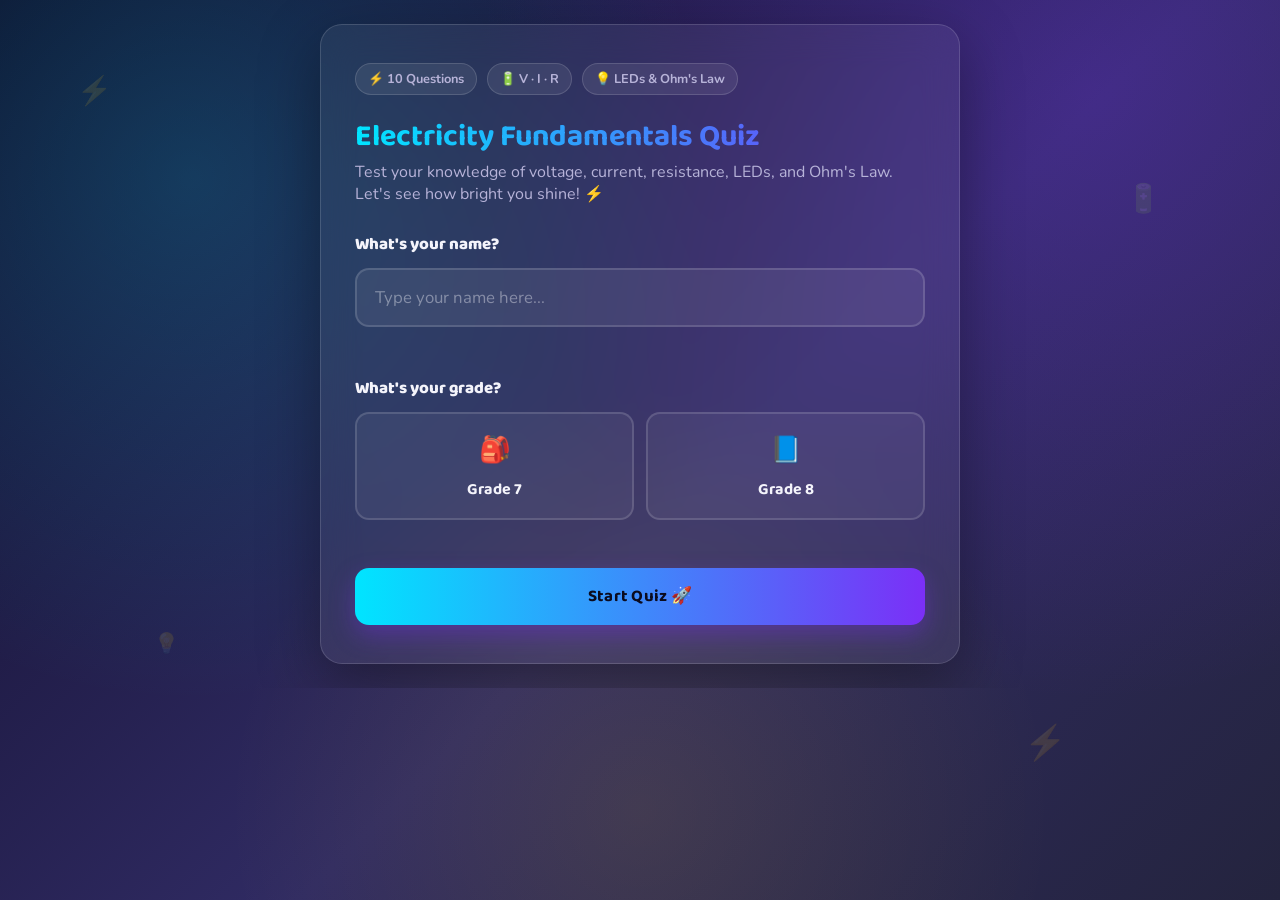
<file: index.html>
<!DOCTYPE html>
<html lang="en">
<head>
<meta charset="UTF-8">
<meta name="viewport" content="width=device-width, initial-scale=1.0">
<title>⚡ Electricity Fundamentals Quiz</title>
<link rel="preconnect" href="https://fonts.googleapis.com">
<link rel="preconnect" href="https://fonts.gstatic.com" crossorigin>
<link href="https://fonts.googleapis.com/css2?family=Baloo+2:wght@500;600;700;800&family=Nunito:wght@400;600;700;800&display=swap" rel="stylesheet">
<style>
  :root{
    --bg-1:#0f0c29;
    --bg-2:#302b63;
    --bg-3:#24243e;
    --accent:#00e5ff;
    --accent-2:#7b2ff7;
    --yellow:#ffd60a;
    --green:#2ecc71;
    --red:#ff5470;
    --card-bg:rgba(255,255,255,0.06);
    --card-border:rgba(255,255,255,0.14);
    --text:#f4f4fb;
    --muted:#b7b3d8;
    --radius:22px;
  }

  *{box-sizing:border-box;}

  html,body{
    margin:0;
    padding:0;
    min-height:100%;
    font-family:'Nunito', sans-serif;
    color:var(--text);
    background:
      radial-gradient(circle at 15% 20%, rgba(0,229,255,0.18), transparent 40%),
      radial-gradient(circle at 85% 10%, rgba(123,47,247,0.25), transparent 45%),
      radial-gradient(circle at 50% 90%, rgba(255,214,10,0.10), transparent 40%),
      linear-gradient(135deg, var(--bg-1), var(--bg-2) 55%, var(--bg-3));
    background-attachment:fixed;
    overflow-x:hidden;
  }

  body{
    display:flex;
    align-items:center;
    justify-content:center;
    padding:24px;
    position:relative;
  }

  /* floating bolts background decoration */
  .bolt-decor{
    position:fixed;
    inset:0;
    pointer-events:none;
    overflow:hidden;
    z-index:0;
  }
  .bolt-decor span{
    position:absolute;
    font-size:28px;
    opacity:0.12;
    animation:float 9s ease-in-out infinite;
  }
  .bolt-decor span:nth-child(1){top:8%; left:6%; animation-delay:0s;}
  .bolt-decor span:nth-child(2){top:70%; left:12%; animation-delay:1.5s; font-size:20px;}
  .bolt-decor span:nth-child(3){top:20%; left:88%; animation-delay:0.7s;}
  .bolt-decor span:nth-child(4){top:80%; left:80%; animation-delay:2.2s; font-size:34px;}
  .bolt-decor span:nth-child(5){top:45%; left:50%; animation-delay:3s; font-size:16px;}

  @keyframes float{
    0%,100%{transform:translateY(0) rotate(0deg);}
    50%{transform:translateY(-24px) rotate(8deg);}
  }

  .app{
    position:relative;
    z-index:1;
    width:100%;
    max-width:640px;
  }

  .card{
    background:var(--card-bg);
    border:1px solid var(--card-border);
    backdrop-filter:blur(18px);
    -webkit-backdrop-filter:blur(18px);
    border-radius:var(--radius);
    padding:38px 34px;
    box-shadow:0 20px 60px rgba(0,0,0,0.35);
    animation:pop-in 0.5s cubic-bezier(.2,.9,.3,1.2);
  }

  @keyframes pop-in{
    from{opacity:0; transform:translateY(18px) scale(0.97);}
    to{opacity:1; transform:translateY(0) scale(1);}
  }

  .screen{display:none;}
  .screen.active{display:block;}

  h1{
    font-family:'Baloo 2', sans-serif;
    font-size:1.9rem;
    margin:0 0 6px;
    line-height:1.2;
    background:linear-gradient(90deg, var(--accent), var(--accent-2));
    -webkit-background-clip:text;
    background-clip:text;
    color:transparent;
  }

  .subtitle{
    color:var(--muted);
    font-size:1rem;
    margin:0 0 26px;
  }

  .badge-row{
    display:flex;
    gap:10px;
    flex-wrap:wrap;
    margin-bottom:24px;
  }
  .badge{
    background:rgba(255,255,255,0.08);
    border:1px solid var(--card-border);
    padding:6px 12px;
    border-radius:100px;
    font-size:0.8rem;
    font-weight:700;
    color:var(--muted);
  }

  label{
    display:block;
    font-weight:800;
    font-family:'Baloo 2', sans-serif;
    margin-bottom:10px;
    font-size:1.05rem;
  }

  input[type="text"]{
    width:100%;
    padding:16px 18px;
    border-radius:14px;
    border:2px solid var(--card-border);
    background:rgba(255,255,255,0.07);
    color:var(--text);
    font-size:1.05rem;
    font-family:'Nunito', sans-serif;
    outline:none;
    transition:border-color .2s, box-shadow .2s;
  }
  input[type="text"]::placeholder{color:rgba(244,244,251,0.4);}
  input[type="text"]:focus{
    border-color:var(--accent);
    box-shadow:0 0 0 4px rgba(0,229,255,0.15);
  }

  .error-text{
    color:var(--red);
    font-size:0.9rem;
    font-weight:700;
    margin-top:8px;
    min-height:18px;
  }

  #grade-label{margin-top:22px;}

  .grade-row{
    display:grid;
    grid-template-columns:1fr 1fr;
    gap:12px;
  }

  .grade-option{
    appearance:none;
    cursor:pointer;
    display:flex;
    flex-direction:column;
    align-items:center;
    gap:6px;
    padding:16px 12px;
    border-radius:14px;
    border:2px solid var(--card-border);
    background:rgba(255,255,255,0.05);
    color:var(--text);
    font-family:'Baloo 2', sans-serif;
    font-weight:700;
    font-size:1rem;
    transition:border-color .15s, background .15s, transform .1s;
  }
  .grade-option .grade-emoji{font-size:1.6rem;}
  .grade-option:hover{
    border-color:var(--accent);
    background:rgba(0,229,255,0.08);
    transform:translateY(-1px);
  }
  .grade-option.selected{
    border-color:var(--accent);
    background:linear-gradient(135deg, rgba(0,229,255,0.18), rgba(123,47,247,0.18));
    box-shadow:0 0 0 3px rgba(0,229,255,0.15);
  }

  .btn{
    appearance:none;
    border:none;
    cursor:pointer;
    font-family:'Baloo 2', sans-serif;
    font-weight:700;
    font-size:1.05rem;
    letter-spacing:0.3px;
    border-radius:14px;
    padding:15px 26px;
    color:#0b0b1e;
    background:linear-gradient(90deg, var(--accent), var(--accent-2));
    box-shadow:0 10px 25px rgba(123,47,247,0.35);
    transition:transform .15s ease, box-shadow .15s ease, opacity .15s ease;
    width:100%;
    margin-top:22px;
  }
  .btn:hover:not(:disabled){transform:translateY(-2px); box-shadow:0 14px 30px rgba(123,47,247,0.45);}
  .btn:active:not(:disabled){transform:translateY(0px) scale(0.99);}
  .btn:disabled{opacity:0.45; cursor:not-allowed; box-shadow:none;}

  .btn.secondary{
    background:rgba(255,255,255,0.08);
    color:var(--text);
    border:2px solid var(--card-border);
    box-shadow:none;
  }
  .btn.secondary:hover{border-color:var(--accent);}

  /* ---------- QUIZ SCREEN ---------- */
  .student-tag{
    display:inline-block;
    font-size:0.8rem;
    font-weight:700;
    color:var(--muted);
    background:rgba(255,255,255,0.06);
    border:1px solid var(--card-border);
    padding:5px 12px;
    border-radius:100px;
    margin-bottom:14px;
  }

  .quiz-top{
    display:flex;
    justify-content:space-between;
    align-items:center;
    margin-bottom:14px;
    font-family:'Baloo 2', sans-serif;
    font-weight:700;
    color:var(--muted);
    font-size:0.95rem;
  }

  .progress-track{
    height:10px;
    width:100%;
    background:rgba(255,255,255,0.08);
    border-radius:100px;
    overflow:hidden;
    margin-bottom:26px;
  }
  .progress-fill{
    height:100%;
    width:0%;
    border-radius:100px;
    background:linear-gradient(90deg, var(--accent), var(--yellow));
    transition:width .4s ease;
  }

  .question-text{
    font-family:'Baloo 2', sans-serif;
    font-size:1.3rem;
    margin:0 0 22px;
    line-height:1.45;
  }

  .options{
    display:flex;
    flex-direction:column;
    gap:12px;
  }

  .option{
    text-align:left;
    padding:15px 18px;
    border-radius:14px;
    border:2px solid var(--card-border);
    background:rgba(255,255,255,0.05);
    color:var(--text);
    font-family:'Nunito', sans-serif;
    font-size:1rem;
    font-weight:600;
    cursor:pointer;
    display:flex;
    align-items:center;
    gap:12px;
    transition:border-color .15s, background .15s, transform .1s;
  }
  .option:hover:not(.locked){
    border-color:var(--accent);
    background:rgba(0,229,255,0.08);
    transform:translateX(2px);
  }
  .option .opt-letter{
    width:28px;
    height:28px;
    min-width:28px;
    border-radius:8px;
    background:rgba(255,255,255,0.1);
    display:flex;
    align-items:center;
    justify-content:center;
    font-family:'Baloo 2', sans-serif;
    font-weight:700;
    font-size:0.9rem;
  }
  .option.correct{
    border-color:var(--green);
    background:rgba(46,204,113,0.16);
  }
  .option.correct .opt-letter{background:var(--green); color:#06210f;}
  .option.wrong{
    border-color:var(--red);
    background:rgba(255,84,112,0.14);
  }
  .option.wrong .opt-letter{background:var(--red); color:#2c0611;}
  .option.locked{cursor:default;}

  .feedback-box{
    margin-top:18px;
    padding:14px 16px;
    border-radius:14px;
    font-size:0.92rem;
    font-weight:600;
    line-height:1.5;
    display:none;
  }
  .feedback-box.show{display:block; animation:pop-in .3s ease;}
  .feedback-box.good{background:rgba(46,204,113,0.14); border:1px solid rgba(46,204,113,0.4); color:#c9f7d9;}
  .feedback-box.bad{background:rgba(255,84,112,0.12); border:1px solid rgba(255,84,112,0.4); color:#ffd6de;}

  /* ---------- RESULTS SCREEN ---------- */
  .score-hero{
    text-align:center;
    margin-bottom:24px;
  }
  .score-ring{
    width:150px;
    height:150px;
    border-radius:50%;
    margin:0 auto 18px;
    display:flex;
    align-items:center;
    justify-content:center;
    background:conic-gradient(var(--accent) calc(var(--pct,0)*1%), rgba(255,255,255,0.08) 0);
    position:relative;
  }
  .score-ring::before{
    content:"";
    position:absolute;
    inset:10px;
    border-radius:50%;
    background:var(--bg-3);
  }
  .score-ring .score-num{
    position:relative;
    font-family:'Baloo 2', sans-serif;
    font-size:2.1rem;
    font-weight:800;
  }
  .score-ring .score-num span{
    display:block;
    font-size:0.85rem;
    color:var(--muted);
    font-weight:600;
  }

  .result-title{
    font-family:'Baloo 2', sans-serif;
    font-size:1.5rem;
    margin:0 0 8px;
  }
  .result-msg{
    color:var(--muted);
    font-size:1rem;
    line-height:1.55;
    margin:0 auto;
    max-width:440px;
  }

  .review-list{
    margin-top:26px;
    display:flex;
    flex-direction:column;
    gap:12px;
    max-height:320px;
    overflow-y:auto;
    padding-right:4px;
  }
  .review-item{
    padding:14px 16px;
    border-radius:14px;
    border:1px solid var(--card-border);
    background:rgba(255,255,255,0.04);
  }
  .review-item.correct{border-left:4px solid var(--green);}
  .review-item.incorrect{border-left:4px solid var(--red);}
  .review-q{font-weight:700; font-size:0.92rem; margin-bottom:6px;}
  .review-a{font-size:0.85rem; color:var(--muted); line-height:1.5;}
  .review-a b{color:var(--text);}
  .review-icon{margin-right:6px;}

  .action-row{
    display:flex;
    gap:12px;
    margin-top:26px;
  }
  .action-row .btn{margin-top:0;}

  /* confetti canvas */
  #confetti-canvas{
    position:fixed;
    inset:0;
    pointer-events:none;
    z-index:5;
  }

  .trophy-pop{
    font-size:4rem;
    text-align:center;
    margin-bottom:6px;
    animation:trophy-bounce 1s ease;
  }
  @keyframes trophy-bounce{
    0%{transform:scale(0) rotate(-15deg); opacity:0;}
    50%{transform:scale(1.25) rotate(8deg); opacity:1;}
    75%{transform:scale(0.95) rotate(-4deg);}
    100%{transform:scale(1) rotate(0deg);}
  }

  ::-webkit-scrollbar{width:8px;}
  ::-webkit-scrollbar-thumb{background:rgba(255,255,255,0.15); border-radius:8px;}

  @media (max-width:480px){
    .card{padding:28px 20px;}
    h1{font-size:1.5rem;}
    .action-row{flex-direction:column;}
  }
</style>
</head>
<body>

<div class="bolt-decor" aria-hidden="true">
  <span>⚡</span><span>💡</span><span>🔋</span><span>⚡</span><span>🔌</span>
</div>

<canvas id="confetti-canvas"></canvas>

<div class="app">
  <div class="card">

    <!-- SCREEN 1: NAME ENTRY -->
    <section id="screen-name" class="screen active">
      <div class="badge-row">
        <span class="badge">⚡ 10 Questions</span>
        <span class="badge">🔋 V · I · R</span>
        <span class="badge">💡 LEDs & Ohm's Law</span>
      </div>
      <h1>Electricity Fundamentals Quiz</h1>
      <p class="subtitle">Test your knowledge of voltage, current, resistance, LEDs, and Ohm's Law. Let's see how bright you shine! ⚡</p>

      <label for="student-name">What's your name?</label>
      <input type="text" id="student-name" placeholder="Type your name here..." maxlength="40" autocomplete="off">
      <div class="error-text" id="name-error"></div>

      <label id="grade-label">What's your grade?</label>
      <div class="grade-row" role="group" aria-labelledby="grade-label">
        <button type="button" class="grade-option" data-grade="Grade 7">
          <span class="grade-emoji">🎒</span>
          <span>Grade 7</span>
        </button>
        <button type="button" class="grade-option" data-grade="Grade 8">
          <span class="grade-emoji">📘</span>
          <span>Grade 8</span>
        </button>
      </div>
      <div class="error-text" id="grade-error"></div>

      <button class="btn" id="start-btn">Start Quiz 🚀</button>
    </section>

    <!-- SCREEN 2: QUIZ -->
    <section id="screen-quiz" class="screen">
      <div class="student-tag" id="student-tag">Nada · Grade 7</div>
      <div class="quiz-top">
        <span id="quiz-progress-label">Question 1 / 10</span>
        <span id="quiz-score-label">Score: 0</span>
      </div>
      <div class="progress-track">
        <div class="progress-fill" id="progress-fill"></div>
      </div>

      <p class="question-text" id="question-text">Question text</p>
      <div class="options" id="options-container"></div>

      <div class="feedback-box" id="feedback-box"></div>

      <button class="btn" id="next-btn" disabled>Next ➜</button>
    </section>

    <!-- SCREEN 3: RESULTS -->
    <section id="screen-results" class="screen">
      <div id="trophy-slot"></div>
      <div class="score-hero">
        <div class="score-ring" id="score-ring">
          <div class="score-num" id="score-num">0/10<span>correct</span></div>
        </div>
        <h2 class="result-title" id="result-title">Nice work!</h2>
        <p class="result-msg" id="result-msg">Message goes here.</p>
      </div>

      <div class="review-list" id="review-list"></div>

      <div class="action-row">
        <button class="btn secondary" id="retry-btn">Try Again 🔄</button>
        <button class="btn" id="restart-name-btn">New Student 👤</button>
      </div>
    </section>

  </div>
</div>

<script>
(function(){
  "use strict";

  /* ---------------- QUIZ DATA ---------------- */
  const QUESTIONS = [
    {
      q: "What does the symbol \"V\" represent in an electrical circuit?",
      options: ["Volume", "Voltage", "Velocity", "Vacuum"],
      correct: 1,
      explain: "V stands for Voltage — the electrical \"push\" (potential difference) that drives current through a circuit, measured in volts."
    },
    {
      q: "Which unit is used to measure electric current?",
      options: ["Ohm (Ω)", "Volt (V)", "Ampere (A)", "Watt (W)"],
      correct: 2,
      explain: "Electric current is measured in Amperes (A) — it tells us how much charge flows past a point per second."
    },
    {
      q: "Which unit is used to measure electrical resistance?",
      options: ["Ohm (Ω)", "Ampere (A)", "Volt (V)", "Farad (F)"],
      correct: 0,
      explain: "Resistance is measured in Ohms (Ω). It describes how much a component opposes the flow of current."
    },
    {
      q: "What is Ohm's Law?",
      options: ["V = I + R", "I = V × R", "V = I × R", "R = I × I"],
      correct: 2,
      explain: "Ohm's Law states V = I × R (Voltage = Current × Resistance) — the foundation for analyzing simple circuits."
    },
    {
      q: "A circuit has a voltage of 12V and a current of 2A. What is the resistance?",
      options: ["6 Ω", "24 Ω", "10 Ω", "14 Ω"],
      correct: 0,
      explain: "Using R = V / I → R = 12V / 2A = 6 Ω."
    },
    {
      q: "What is the main job of an LED in a circuit?",
      options: ["To store extra electricity", "To give off light when current flows through it", "To increase the circuit's resistance", "To block all current from flowing"],
      correct: 1,
      explain: "LED stands for Light Emitting Diode — its job is to glow and give off light when electric current passes through it."
    },
    {
      q: "Why do LEDs usually need a resistor connected in series with them?",
      options: [
        "To make the LED brighter",
        "To limit the current and prevent the LED from burning out",
        "To change the LED's color",
        "Resistors are not needed with LEDs"
      ],
      correct: 1,
      explain: "LEDs have very low resistance, so without a current-limiting resistor, too much current would flow and damage the LED."
    },
    {
      q: "What is an open circuit?",
      options: [
        "A circuit where the path is broken, so current cannot flow",
        "A circuit with too much voltage",
        "A circuit with no resistance at all",
        "A circuit that is always switched on"
      ],
      correct: 0,
      explain: "An open circuit has a break in its path — like an open switch or a loose wire — so current can't flow and things like LEDs won't light up."
    },
    {
      q: "If voltage stays constant but resistance increases, what happens to the current?",
      options: ["It increases", "It decreases", "It stays the same", "It becomes negative"],
      correct: 1,
      explain: "From I = V / R, if V is constant and R goes up, I must go down — resistance and current are inversely related."
    },
    {
      q: "What do we call the flow of electric charge through a wire?",
      options: ["Voltage", "Resistance", "Current", "Power"],
      correct: 2,
      explain: "The flow of electric charge through a wire is called current, measured in Amperes (A)."
    }
  ];

  const TOTAL = QUESTIONS.length;

  /* ---------------- GOOGLE SHEET CONFIG ----------------
     Paste your Apps Script Web App URL below (see setup instructions).
     Leave it as-is and results simply won't be sent anywhere. */
  const SHEET_WEBHOOK_URL = "https://script.google.com/macros/s/AKfycby1bnbEPoPvjz9ak68sFeWqwCiuB7y3mZZ8xPSshoJu79hkagTXAB6KQj02BRWMziljCg/exec";

  /* ---------------- STATE ---------------- */
  let studentName = "";
  let studentGrade = "";
  let currentIndex = 0;
  let score = 0;
  let userAnswers = []; // { selected, correct: bool }
  let locked = false;
  let quizStartTime = 0;

  /* ---------------- DOM REFS ---------------- */
  const screenName = document.getElementById('screen-name');
  const screenQuiz = document.getElementById('screen-quiz');
  const screenResults = document.getElementById('screen-results');

  const nameInput = document.getElementById('student-name');
  const nameError = document.getElementById('name-error');
  const gradeOptions = document.querySelectorAll('.grade-option');
  const gradeError = document.getElementById('grade-error');
  const startBtn = document.getElementById('start-btn');

  const studentTag = document.getElementById('student-tag');
  const progressLabel = document.getElementById('quiz-progress-label');
  const scoreLabel = document.getElementById('quiz-score-label');
  const progressFill = document.getElementById('progress-fill');
  const questionText = document.getElementById('question-text');
  const optionsContainer = document.getElementById('options-container');
  const feedbackBox = document.getElementById('feedback-box');
  const nextBtn = document.getElementById('next-btn');

  const scoreRing = document.getElementById('score-ring');
  const scoreNum = document.getElementById('score-num');
  const resultTitle = document.getElementById('result-title');
  const resultMsg = document.getElementById('result-msg');
  const reviewList = document.getElementById('review-list');
  const trophySlot = document.getElementById('trophy-slot');
  const retryBtn = document.getElementById('retry-btn');
  const restartNameBtn = document.getElementById('restart-name-btn');

  function showScreen(el){
    [screenName, screenQuiz, screenResults].forEach(s => s.classList.remove('active'));
    el.classList.add('active');
  }

  /* ---------------- NAME SCREEN ---------------- */
  gradeOptions.forEach(btn => {
    btn.addEventListener('click', function(){
      gradeOptions.forEach(b => b.classList.remove('selected'));
      btn.classList.add('selected');
      studentGrade = btn.dataset.grade;
      gradeError.textContent = "";
    });
  });

  function tryStart(){
    const val = nameInput.value.trim();
    if(!val){
      nameError.textContent = "Please enter your name to start the quiz.";
      nameInput.focus();
      return;
    }
    nameError.textContent = "";

    if(!studentGrade){
      gradeError.textContent = "Please select your grade to start the quiz.";
      return;
    }
    gradeError.textContent = "";

    studentName = val;
    currentIndex = 0;
    score = 0;
    userAnswers = [];
    quizStartTime = Date.now();
    showScreen(screenQuiz);
    renderQuestion();
  }

  startBtn.addEventListener('click', tryStart);
  nameInput.addEventListener('keydown', function(e){
    if(e.key === 'Enter') tryStart();
  });

  /* ---------------- QUIZ SCREEN ---------------- */
  function renderQuestion(){
    locked = false;
    const q = QUESTIONS[currentIndex];
    studentTag.textContent = `${studentName} · ${studentGrade}`;
    progressLabel.textContent = `Question ${currentIndex + 1} / ${TOTAL}`;
    scoreLabel.textContent = `Score: ${score}`;
    progressFill.style.width = `${(currentIndex / TOTAL) * 100}%`;
    questionText.textContent = q.q;
    feedbackBox.className = 'feedback-box';
    feedbackBox.textContent = '';

    optionsContainer.innerHTML = '';
    const letters = ['A', 'B', 'C', 'D'];

    q.options.forEach((opt, idx) => {
      const btn = document.createElement('button');
      btn.className = 'option';
      btn.type = 'button';
      btn.innerHTML = `<span class="opt-letter">${letters[idx]}</span><span>${opt}</span>`;
      btn.addEventListener('click', () => selectOption(idx, btn));
      optionsContainer.appendChild(btn);
    });

    nextBtn.disabled = true;
    nextBtn.textContent = (currentIndex === TOTAL - 1) ? 'See Results 🏁' : 'Next ➜';
  }

  function selectOption(idx, btnEl){
    if(locked) return;
    locked = true;

    const q = QUESTIONS[currentIndex];
    const isCorrect = idx === q.correct;
    if(isCorrect) score++;

    userAnswers.push({
      question: q.q,
      selected: q.options[idx],
      correctAnswer: q.options[q.correct],
      isCorrect
    });

    const optionButtons = optionsContainer.querySelectorAll('.option');
    optionButtons.forEach((b, i) => {
      b.classList.add('locked');
      if(i === q.correct) b.classList.add('correct');
      if(i === idx && !isCorrect) b.classList.add('wrong');
    });

    feedbackBox.classList.add('show', isCorrect ? 'good' : 'bad');
    feedbackBox.textContent = (isCorrect ? "✅ Correct! " : "❌ Not quite. ") + q.explain;

    scoreLabel.textContent = `Score: ${score}`;
    nextBtn.disabled = false;
  }

  nextBtn.addEventListener('click', function(){
    if(currentIndex < TOTAL - 1){
      currentIndex++;
      renderQuestion();
    } else {
      progressFill.style.width = '100%';
      showResults();
    }
  });

  /* ---------------- GOOGLE SHEET LOGGING ---------------- */
  function formatDuration(ms){
    const totalSeconds = Math.max(0, Math.round(ms / 1000));
    const m = Math.floor(totalSeconds / 60);
    const s = totalSeconds % 60;
    return `${m}:${s.toString().padStart(2, '0')}`;
  }

  function sendResultsToSheet(payload){
    if(!SHEET_WEBHOOK_URL || SHEET_WEBHOOK_URL.indexOf('PASTE_YOUR') === 0){
      return; // no webhook configured yet
    }
    // "no-cors" + text/plain avoids a CORS preflight; we don't need to read the response.
    fetch(SHEET_WEBHOOK_URL, {
      method: 'POST',
      mode: 'no-cors',
      headers: { 'Content-Type': 'text/plain;charset=utf-8' },
      body: JSON.stringify(payload)
    }).catch(function(err){
      console.warn('Could not send results to Google Sheet:', err);
    });
  }

  /* ---------------- RESULTS SCREEN ---------------- */
  function showResults(){
    showScreen(screenResults);

    const timeTakenMs = Date.now() - quizStartTime;
    const timeTakenLabel = formatDuration(timeTakenMs);

    sendResultsToSheet({
      name: studentName,
      grade: studentGrade,
      score: score,
      total: TOTAL,
      timeTaken: timeTakenLabel,
      timestamp: new Date().toISOString()
    });

    const pct = Math.round((score / TOTAL) * 100);
    scoreRing.style.setProperty('--pct', pct);
    scoreNum.innerHTML = `${score}/${TOTAL}<span>correct</span>`;

    const allCorrect = score === TOTAL;
    const doingWell = score >= TOTAL * 0.7 && !allCorrect;

    trophySlot.innerHTML = '';
    reviewList.innerHTML = '';

    if(allCorrect){
      trophySlot.innerHTML = '<div class="trophy-pop">🏆</div>';
      resultTitle.textContent = `Amazing, ${studentName}! Perfect Score! ⚡🎉`;
      resultMsg.textContent = `You answered all ${TOTAL} questions correctly. You've truly mastered Voltage, Current, Resistance, LEDs, and Ohm's Law. Great job!`;
      launchConfetti();
    } else if(doingWell){
      resultTitle.textContent = `Well done, ${studentName}! 👏`;
      resultMsg.textContent = `You scored ${score} out of ${TOTAL}. You're doing great — just a couple of concepts to brush up on. Check the review below and give it another go!`;
    } else {
      resultTitle.textContent = `Good try, ${studentName}! 💪`;
      resultMsg.textContent = `You scored ${score} out of ${TOTAL}. Don't worry — electricity fundamentals take practice! Review the answers below, and try again whenever you're ready. You've got this!`;
    }

    userAnswers.forEach((a, i) => {
      const item = document.createElement('div');
      item.className = 'review-item ' + (a.isCorrect ? 'correct' : 'incorrect');
      item.innerHTML = `
        <div class="review-q">${i + 1}. ${a.question}</div>
        <div class="review-a">
          <span class="review-icon">${a.isCorrect ? '✅' : '❌'}</span>
          Your answer: <b>${a.selected}</b>
          ${a.isCorrect ? '' : `<br>Correct answer: <b>${a.correctAnswer}</b>`}
        </div>
      `;
      reviewList.appendChild(item);
    });
  }

  retryBtn.addEventListener('click', function(){
    currentIndex = 0;
    score = 0;
    userAnswers = [];
    quizStartTime = Date.now();
    showScreen(screenQuiz);
    renderQuestion();
  });

  restartNameBtn.addEventListener('click', function(){
    nameInput.value = '';
    studentGrade = '';
    gradeOptions.forEach(b => b.classList.remove('selected'));
    gradeError.textContent = '';
    showScreen(screenName);
    nameInput.focus();
  });

  /* ---------------- CONFETTI ---------------- */
  const canvas = document.getElementById('confetti-canvas');
  const ctx = canvas.getContext('2d');
  let confettiParticles = [];
  let confettiAnimId = null;

  function resizeCanvas(){
    canvas.width = window.innerWidth;
    canvas.height = window.innerHeight;
  }
  window.addEventListener('resize', resizeCanvas);
  resizeCanvas();

  const CONFETTI_COLORS = ['#00e5ff', '#7b2ff7', '#ffd60a', '#ff5470', '#2ecc71', '#ffffff'];

  function launchConfetti(){
    confettiParticles = [];
    const count = 160;
    for(let i = 0; i < count; i++){
      confettiParticles.push({
        x: Math.random() * canvas.width,
        y: -20 - Math.random() * canvas.height * 0.5,
        w: 6 + Math.random() * 6,
        h: 8 + Math.random() * 10,
        color: CONFETTI_COLORS[Math.floor(Math.random() * CONFETTI_COLORS.length)],
        speedY: 2 + Math.random() * 3.5,
        speedX: -1.5 + Math.random() * 3,
        rotation: Math.random() * 360,
        rotationSpeed: -6 + Math.random() * 12,
        opacity: 1
      });
    }
    const startTime = Date.now();
    const duration = 4200;

    if(confettiAnimId) cancelAnimationFrame(confettiAnimId);

    function frame(){
      ctx.clearRect(0, 0, canvas.width, canvas.height);
      const elapsed = Date.now() - startTime;
      const fadeStart = duration - 900;

      confettiParticles.forEach(p => {
        p.x += p.speedX;
        p.y += p.speedY;
        p.rotation += p.rotationSpeed;
        if(elapsed > fadeStart){
          p.opacity = Math.max(0, 1 - (elapsed - fadeStart) / 900);
        }

        ctx.save();
        ctx.globalAlpha = p.opacity;
        ctx.translate(p.x, p.y);
        ctx.rotate(p.rotation * Math.PI / 180);
        ctx.fillStyle = p.color;
        ctx.fillRect(-p.w / 2, -p.h / 2, p.w, p.h);
        ctx.restore();
      });

      if(elapsed < duration){
        confettiAnimId = requestAnimationFrame(frame);
      } else {
        ctx.clearRect(0, 0, canvas.width, canvas.height);
      }
    }
    frame();
  }

})();
</script>

</body>
</html>
</file>
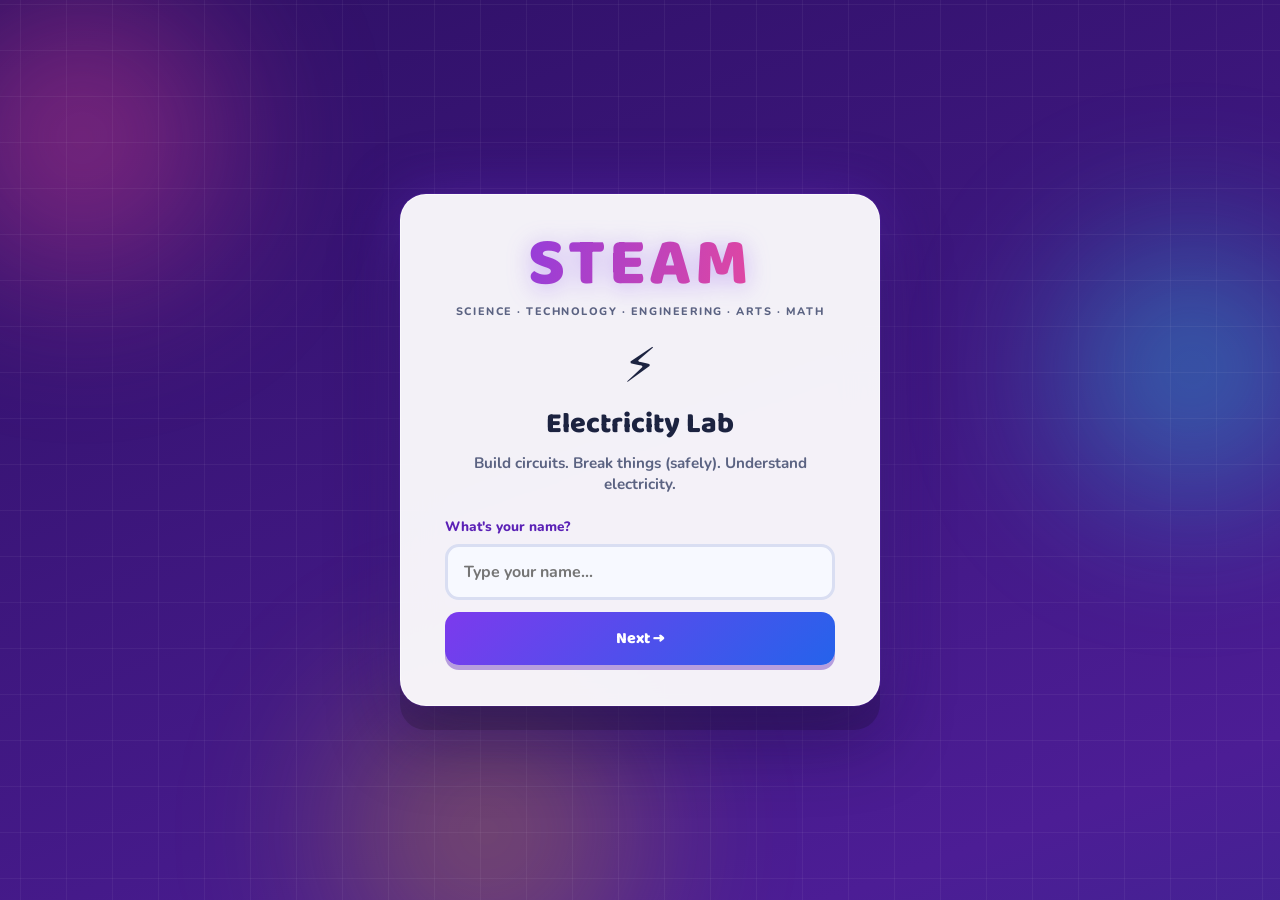
<file: lab/index.html>
<!doctype html>
<html lang="en">
<head>
  <meta charset="UTF-8" />
  <meta name="viewport" content="width=device-width, initial-scale=1.0" />
  <title>Electricity Lab</title>
  <link rel="preconnect" href="https://fonts.googleapis.com" />
  <link rel="preconnect" href="https://fonts.gstatic.com" crossorigin />
  <link href="https://fonts.googleapis.com/css2?family=Baloo+2:wght@500;600;700;800&family=Nunito:wght@400;600;700;800;900&display=swap" rel="stylesheet" />
  <link rel="stylesheet" href="styles.css" />
</head>
<body>
  <div id="onboarding" class="onboarding-overlay">
    <div class="onboarding-bg" aria-hidden="true">
      <span class="blob blob-1"></span>
      <span class="blob blob-2"></span>
      <span class="blob blob-3"></span>
      <span class="circuit-lines"></span>
      <span class="spark" style="--x:8%; --y:18%; --d:0s;"></span>
      <span class="spark" style="--x:22%; --y:72%; --d:.6s;"></span>
      <span class="spark" style="--x:88%; --y:14%; --d:1.1s;"></span>
      <span class="spark" style="--x:78%; --y:82%; --d:.3s;"></span>
      <span class="spark" style="--x:50%; --y:8%; --d:1.6s;"></span>
      <span class="spark" style="--x:12%; --y:48%; --d:2s;"></span>
      <span class="spark" style="--x:92%; --y:52%; --d:.9s;"></span>
      <span class="spark" style="--x:65%; --y:92%; --d:1.4s;"></span>
      <span class="spark" style="--x:40%; --y:88%; --d:.2s;"></span>
      <span class="spark" style="--x:30%; --y:6%; --d:1.8s;"></span>
    </div>

    <div class="onboarding-card">
      <div class="steam-heading">
        <span class="steam-word"><span>S</span><span>T</span><span>E</span><span>A</span><span>M</span></span>
        <span class="steam-caption">Science · Technology · Engineering · Arts · Math</span>
      </div>

      <div id="onboarding-step-name" class="onboarding-step">
        <span class="onboarding-mascot">⚡</span>
        <h1 class="onboarding-title">Electricity Lab</h1>
        <p class="onboarding-tagline">Build circuits. Break things (safely). Understand electricity.</p>
        <label class="onboarding-label" for="student-name-input">What's your name?</label>
        <form id="onboarding-name-form" autocomplete="off">
          <input id="student-name-input" class="onboarding-input" type="text" placeholder="Type your name..." maxlength="24" />
          <button type="submit" class="onboarding-btn primary">Next →</button>
        </form>
      </div>

      <div id="onboarding-step-welcome" class="onboarding-step" hidden>
        <span class="onboarding-mascot">👋</span>
        <h1 class="onboarding-title" id="onboarding-hello">Hello there!</h1>
        <p class="onboarding-tagline">Here's how the lab works:</p>
        <ul class="onboarding-instructions">
          <li style="--i:0"><span class="oi-icon">🧩</span><span>Tap a toolbar button to add a part — it wires itself into the circuit automatically.</span></li>
          <li style="--i:1"><span class="oi-icon">⚙️</span><span>Tap any part in the circuit to tweak its value, connect it, or remove it.</span></li>
          <li style="--i:2"><span class="oi-icon">🎚️</span><span>Drag the sliders to change voltage and resistance — the dashboard updates live.</span></li>
          <li style="--i:3"><span class="oi-icon">🔌</span><span>Flip the switch to open or close the circuit and watch the current flow.</span></li>
          <li style="--i:4"><span class="oi-icon">🏆</span><span>Try <strong>Quest Mode</strong> for level-by-level challenges, or stay in <strong>Sandbox Mode</strong> to experiment freely.</span></li>
        </ul>
        <button id="onboarding-enter-btn" class="onboarding-btn primary big">Enter the Lab ⚡</button>
      </div>
    </div>
  </div>

  <div id="bg-glow" class="bg-glow" aria-hidden="true"></div>
  <div id="toast-layer" class="toast-layer" aria-live="polite"></div>
  <div id="levelup-overlay" class="levelup-overlay" hidden></div>

  <header class="app-header">
    <div class="brand">
      <span id="mascot" class="mascot">⚡</span>
      <div>
        <h1>Electricity Lab</h1>
        <p class="brand-sub">Build it. Break it. Figure out why. ✨</p>
      </div>
    </div>

    <div class="dashboard" role="group" aria-label="Live electrical readings">
      <div class="stat-card stat-voltage">
        <span class="stat-icon">🔋</span>
        <span class="stat-label">Voltage</span>
        <span class="stat-value" id="stat-voltage">6 V</span>
      </div>
      <div class="stat-card stat-current">
        <span class="stat-icon">🌊</span>
        <span class="stat-label">Current</span>
        <span class="stat-value" id="stat-current">0 mA</span>
      </div>
      <div class="stat-card stat-resistance">
        <span class="stat-icon">🚧</span>
        <span class="stat-label">Resistance</span>
        <span class="stat-value" id="stat-resistance">100 Ω</span>
      </div>
      <div class="stat-card stat-power">
        <span class="stat-icon">🔥</span>
        <span class="stat-label">Power</span>
        <span class="stat-value" id="stat-power">0 W</span>
      </div>
      <div class="status-badge status-open" id="status-badge">🔌 Open Circuit</div>
    </div>

    <div class="header-controls">
      <div id="player-badge" class="player-badge" hidden>
        <span class="player-icon">👤</span>
        <span id="player-name">Explorer</span>
      </div>
      <div class="score-badge" title="Challenges completed">
        <span class="score-star">⭐</span>
        <span id="score-value">0</span><span class="score-max">/6</span>
      </div>
      <button id="sound-toggle" class="icon-round-btn" aria-label="Toggle sound" title="Toggle sound">🔊</button>
    </div>
  </header>

  <div id="device-hint" class="device-hint" role="status">
    <span class="device-hint-icon">💻</span>
    <div class="device-hint-text">
      <strong>Tip: use a computer for the best experience.</strong>
      <span>Electricity Lab's sliders, wiring, and circuit view are built for a bigger screen — everything's easier to see and click on a laptop or desktop.</span>
    </div>
    <button id="device-hint-close" class="device-hint-close" aria-label="Dismiss tip">✕</button>
  </div>

  <nav class="mode-tabs" role="tablist" aria-label="Lab mode">
    <div class="mode-tab-slider" id="mode-tab-slider"></div>
    <button id="mode-free-btn" class="mode-tab active" role="tab" aria-selected="true">🧪 Sandbox Mode</button>
    <button id="mode-challenge-btn" class="mode-tab" role="tab" aria-selected="false">🏆 Quest Mode</button>
  </nav>

  <main class="app-main">
    <section class="workspace-card">
      <div id="workspace-wrap" class="workspace-wrap">
        <svg id="circuit-svg" viewBox="0 0 680 300" preserveAspectRatio="xMidYMid meet" role="img"
             aria-label="Circuit workspace"></svg>
      </div>

      <div class="toolbar" role="toolbar" aria-label="Add components">
        <button class="toolbar-btn tb-battery" data-add="battery" title="Add Battery">
          <span class="toolbar-icon">🔋</span><span>Battery</span>
        </button>
        <button class="toolbar-btn tb-resistor" data-add="resistor" title="Add Resistor">
          <span class="toolbar-icon">🧯</span><span>Resistor</span>
        </button>
        <button class="toolbar-btn tb-led" data-add="led" title="Add LED">
          <span class="toolbar-icon">💡</span><span>LED</span>
        </button>
        <button class="toolbar-btn tb-switch" data-add="switch" title="Add Switch">
          <span class="toolbar-icon">🔘</span><span>Switch</span>
        </button>
        <button class="toolbar-btn tb-wire" data-add="wire" title="Add Wire">
          <span class="toolbar-icon">➖</span><span>Wire</span>
        </button>
      </div>
      <p class="workspace-hint">👉 Tap any part in the circuit to tweak it, connect it, or yank it out.</p>
    </section>

    <aside class="side-column">
      <div id="side-panel" class="side-panel">
        <div class="side-panel-header">
          <span>⚙️ Component Settings</span>
          <button id="side-panel-close" class="icon-btn" aria-label="Close">✕</button>
        </div>
        <div id="side-panel-body" class="side-panel-body"></div>
      </div>

      <div id="free-panel" class="mode-panel">
        <h2>🧪 Sandbox Mode</h2>
        <p class="mode-panel-desc">Add parts, flip switches, drag sliders — go wild, nothing here can actually hurt you.</p>
        <div class="suggestion-card">
          <p id="suggestion-text" class="suggestion-text">Try increasing the voltage.</p>
          <button id="new-suggestion-btn" class="panel-btn">🔁 Give me another idea</button>
        </div>
      </div>

      <div id="challenge-panel" class="mode-panel" hidden>
        <h2>🏆 Quest Mode</h2>
        <p class="mode-panel-desc">Clear each level to unlock the next. Collect all 6 stars!</p>
        <div id="challenge-list" class="challenge-list"></div>
        <p id="challenge-goal" class="challenge-goal">Goal</p>
        <div class="challenge-actions">
          <button id="challenge-hint-btn" class="panel-btn">💭 Hint</button>
          <button id="challenge-reset-btn" class="panel-btn">↺ Reset</button>
        </div>
        <p id="challenge-hint-text" class="panel-info" hidden></p>
      </div>
    </aside>
  </main>

  <footer class="app-footer">
    <p>Predict → Build → Change → Observe → Understand — that's how real electrical engineers play, too. ⚡</p>
  </footer>

  <script src="js/components.js"></script>
  <script src="js/circuit.js"></script>
  <script src="js/simulation.js"></script>
  <script src="js/animations.js"></script>
  <script src="js/challenges.js"></script>
  <script src="js/app.js"></script>
</body>
</html>
</file>
<file: lab/styles.css>
/* ===========================================================
   Electricity Lab — styles.css
   A playful, game-show take on a circuit simulator: chunky
   "pressable" buttons, a level-map for challenges, a bouncy
   mascot, and bright color-coded parts — built to make Grade
   7-8 students want to poke at it, not just read about it.
   =========================================================== */

:root {
  --bg-a: #eaf1ff;
  --bg-b: #fdeeff;
  --bg-c: #fff8e8;
  --surface: #ffffff;
  --surface-2: #f7f9ff;
  --ink: #1c2340;
  --ink-soft: #5b6382;
  --line: #d9def2;

  --purple: #7c3aed;
  --purple-dark: #5b21b6;
  --blue: #2563eb;
  --blue-dark: #1d4ed8;
  --pink: #ec4899;
  --pink-dark: #be185d;
  --orange: #f97316;
  --orange-dark: #c2410c;
  --green: #22c55e;
  --green-dark: #15803d;
  --yellow: #facc15;
  --yellow-dark: #a16207;
  --red: #ef4444;
  --red-dark: #b91c1c;

  --workspace-bg: #101832;
  --workspace-grid: rgba(148, 163, 184, 0.14);
  --wire: #94a3b8;
  --wire-flow: #22d3ee;

  --radius-xl: 26px;
  --radius-lg: 20px;
  --radius-md: 14px;
  --radius-sm: 10px;

  --shadow-card: 0 10px 0 rgba(28, 35, 64, 0.06), 0 14px 30px rgba(28, 35, 64, 0.1);
  color-scheme: light;
}

* { box-sizing: border-box; }

html, body { height: 100%; }

body {
  margin: 0;
  color: var(--ink);
  font-family: 'Nunito', system-ui, -apple-system, sans-serif;
  line-height: 1.4;
  background:
    radial-gradient(circle at 12% 8%, rgba(124, 58, 237, 0.12), transparent 40%),
    radial-gradient(circle at 88% 4%, rgba(236, 72, 153, 0.12), transparent 38%),
    radial-gradient(circle at 50% 100%, rgba(250, 204, 21, 0.12), transparent 45%),
    linear-gradient(160deg, var(--bg-a) 0%, var(--bg-b) 55%, var(--bg-c) 100%);
  min-height: 100vh;
  position: relative;
  overflow-x: hidden;
}

.bg-glow { display: none; }

h1, h2, h3 {
  font-family: 'Baloo 2', 'Nunito', system-ui, sans-serif;
}

button { font-family: inherit; cursor: pointer; }

/* ---------------------------------------------------------- header */

.app-header {
  display: flex;
  flex-wrap: wrap;
  align-items: center;
  justify-content: space-between;
  gap: 18px;
  padding: 20px 32px;
  background: linear-gradient(120deg, var(--purple) 0%, var(--blue) 55%, var(--pink) 100%);
  background-size: 200% 200%;
  animation: header-shift 14s ease-in-out infinite;
  color: white;
  border-radius: 0 0 var(--radius-xl) var(--radius-xl);
  box-shadow: 0 12px 26px rgba(91, 33, 182, 0.25);
  position: relative;
}

@keyframes header-shift {
  0%, 100% { background-position: 0% 50%; }
  50% { background-position: 100% 50%; }
}

.brand { display: flex; align-items: center; gap: 16px; }

.mascot {
  font-size: 2.6rem;
  display: inline-block;
  filter: drop-shadow(0 4px 6px rgba(0, 0, 0, 0.25));
  animation: mascot-bounce 2.6s ease-in-out infinite;
  transform-origin: bottom center;
}
@keyframes mascot-bounce {
  0%, 100% { transform: translateY(0) rotate(-4deg); }
  25% { transform: translateY(-6px) rotate(3deg); }
  50% { transform: translateY(0) rotate(-2deg); }
  75% { transform: translateY(-3px) rotate(4deg); }
}

.mascot.mascot-react {
  animation: mascot-react 0.5s ease;
}
@keyframes mascot-react {
  0% { transform: scale(1) rotate(0); }
  30% { transform: scale(1.4) rotate(-12deg); }
  60% { transform: scale(1.15) rotate(10deg); }
  100% { transform: scale(1) rotate(0); }
}

.brand h1 {
  margin: 0;
  font-size: 1.7rem;
  font-weight: 800;
  letter-spacing: -0.01em;
  text-shadow: 0 2px 0 rgba(0, 0, 0, 0.15);
}
.brand-sub { margin: 2px 0 0; font-size: 0.88rem; color: rgba(255, 255, 255, 0.92); font-weight: 700; }

.dashboard {
  display: flex;
  align-items: center;
  gap: 10px;
  flex-wrap: wrap;
}

.stat-card {
  background: rgba(255, 255, 255, 0.16);
  border: 2px solid rgba(255, 255, 255, 0.35);
  border-radius: var(--radius-md);
  padding: 8px 14px;
  min-width: 92px;
  text-align: center;
  backdrop-filter: blur(6px);
  transition: transform 0.15s ease;
}
.stat-card:hover { transform: translateY(-2px) scale(1.03); }

.stat-icon { display: block; font-size: 1rem; margin-bottom: 1px; }

.stat-label {
  display: block;
  font-size: 0.65rem;
  text-transform: uppercase;
  letter-spacing: 0.07em;
  color: rgba(255, 255, 255, 0.85);
  font-weight: 700;
}

.stat-value {
  display: block;
  font-family: 'Baloo 2', sans-serif;
  font-size: 1.2rem;
  font-weight: 700;
  font-variant-numeric: tabular-nums;
  transition: transform 0.2s ease;
}
.stat-card.pulse .stat-value { animation: stat-pop 0.35s ease; }
@keyframes stat-pop {
  0% { transform: scale(1); }
  40% { transform: scale(1.25); }
  100% { transform: scale(1); }
}

.status-badge {
  padding: 9px 18px;
  border-radius: 999px;
  font-weight: 800;
  font-size: 0.86rem;
  white-space: nowrap;
  background: rgba(255, 255, 255, 0.22);
  border: 2px solid rgba(255, 255, 255, 0.4);
  font-family: 'Baloo 2', sans-serif;
}
.status-badge.status-closed { background: var(--green); border-color: #16a34a; animation: badge-glow 1.4s ease-in-out infinite; }
.status-badge.status-open,
.status-badge.status-switch-off { background: rgba(255, 255, 255, 0.22); }
.status-badge.status-short,
.status-badge.status-overload { background: var(--red); border-color: #991b1b; animation: badge-shake 0.5s ease; }

@keyframes badge-glow {
  0%, 100% { box-shadow: 0 0 0 rgba(34, 197, 94, 0); }
  50% { box-shadow: 0 0 16px rgba(74, 222, 128, 0.85); }
}
@keyframes badge-shake {
  0%, 100% { transform: translateX(0); }
  25% { transform: translateX(-4px); }
  75% { transform: translateX(4px); }
}

.header-controls {
  display: flex;
  align-items: center;
  gap: 10px;
}

.player-badge {
  display: flex;
  align-items: center;
  gap: 6px;
  background: rgba(255, 255, 255, 0.22);
  border: 2px solid rgba(255, 255, 255, 0.4);
  color: white;
  border-radius: 999px;
  padding: 8px 14px 8px 10px;
  font-family: 'Baloo 2', sans-serif;
  font-weight: 700;
  font-size: 0.95rem;
  max-width: 160px;
}
.player-icon {
  width: 22px;
  height: 22px;
  border-radius: 50%;
  background: rgba(255, 255, 255, 0.9);
  color: var(--purple-dark);
  display: flex;
  align-items: center;
  justify-content: center;
  font-size: 0.85rem;
  flex-shrink: 0;
}
#player-name {
  overflow: hidden;
  text-overflow: ellipsis;
  white-space: nowrap;
}
.player-badge.pulse { animation: score-pop 0.5s ease; }

.score-badge {
  display: flex;
  align-items: center;
  gap: 4px;
  background: rgba(255, 255, 255, 0.92);
  color: var(--yellow-dark);
  border-radius: 999px;
  padding: 8px 14px;
  font-family: 'Baloo 2', sans-serif;
  font-weight: 800;
  font-size: 1.05rem;
  box-shadow: 0 4px 0 rgba(161, 98, 7, 0.25);
}
.score-star { font-size: 1.1rem; }
.score-badge.pulse { animation: score-pop 0.5s ease; }
@keyframes score-pop {
  0% { transform: scale(1) rotate(0); }
  30% { transform: scale(1.35) rotate(-8deg); }
  60% { transform: scale(1.1) rotate(6deg); }
  100% { transform: scale(1) rotate(0); }
}

.icon-round-btn {
  width: 42px;
  height: 42px;
  border-radius: 50%;
  border: 2px solid rgba(255, 255, 255, 0.5);
  background: rgba(255, 255, 255, 0.2);
  color: white;
  font-size: 1.1rem;
  display: flex;
  align-items: center;
  justify-content: center;
  transition: transform 0.12s ease, background 0.12s ease;
}
.icon-round-btn:hover { background: rgba(255, 255, 255, 0.32); transform: scale(1.08); }
.icon-round-btn:active { transform: scale(0.92); }

/* ---------------------------------------------------------- onboarding */

.onboarding-overlay {
  position: fixed;
  inset: 0;
  z-index: 300;
  display: flex;
  align-items: center;
  justify-content: center;
  padding: 24px;
  overflow: hidden;
  background: linear-gradient(160deg, #2e1065 0%, #4c1d95 40%, #1e3a8a 75%, #0c1e4a 100%);
  background-size: 220% 220%;
  animation: onboarding-bg-shift 16s ease-in-out infinite;
  transition: opacity 0.5s ease, visibility 0.5s ease;
}
@keyframes onboarding-bg-shift {
  0%, 100% { background-position: 0% 30%; }
  50% { background-position: 100% 70%; }
}
.onboarding-overlay.onboarding-hidden {
  opacity: 0;
  visibility: hidden;
  pointer-events: none;
}

/* Animated backdrop: soft floating color blobs + a faint drifting circuit
   grid + twinkling spark particles, all purely CSS. */
.onboarding-bg {
  position: absolute;
  inset: 0;
  z-index: 0;
  overflow: hidden;
}

.blob {
  position: absolute;
  border-radius: 50%;
  filter: blur(70px);
  opacity: 0.55;
  will-change: transform;
}
.blob-1 {
  width: 420px; height: 420px;
  left: -10%; top: -8%;
  background: radial-gradient(circle, #ec4899, transparent 70%);
  animation: blob-float-a 13s ease-in-out infinite;
}
.blob-2 {
  width: 380px; height: 380px;
  right: -8%; top: 20%;
  background: radial-gradient(circle, #22d3ee, transparent 70%);
  animation: blob-float-b 16s ease-in-out infinite;
}
.blob-3 {
  width: 460px; height: 460px;
  left: 20%; bottom: -18%;
  background: radial-gradient(circle, #facc15, transparent 70%);
  opacity: 0.35;
  animation: blob-float-c 19s ease-in-out infinite;
}
@keyframes blob-float-a {
  0%, 100% { transform: translate(0, 0) scale(1); }
  33% { transform: translate(6%, 8%) scale(1.12); }
  66% { transform: translate(-4%, 4%) scale(0.94); }
}
@keyframes blob-float-b {
  0%, 100% { transform: translate(0, 0) scale(1); }
  50% { transform: translate(-8%, 10%) scale(1.15); }
}
@keyframes blob-float-c {
  0%, 100% { transform: translate(0, 0) scale(1); }
  40% { transform: translate(5%, -6%) scale(1.08); }
  75% { transform: translate(-6%, -3%) scale(0.96); }
}

.circuit-lines {
  position: absolute;
  inset: -20%;
  background-image:
    linear-gradient(90deg, rgba(255, 255, 255, 0.05) 1px, transparent 1px),
    linear-gradient(rgba(255, 255, 255, 0.05) 1px, transparent 1px);
  background-size: 46px 46px;
  animation: circuit-drift 40s linear infinite;
}
@keyframes circuit-drift {
  from { transform: translate(0, 0); }
  to { transform: translate(46px, 46px); }
}

.spark {
  position: absolute;
  left: var(--x);
  top: var(--y);
  width: 5px;
  height: 5px;
  border-radius: 50%;
  background: #fff;
  box-shadow: 0 0 8px 2px rgba(255, 255, 255, 0.9);
  opacity: 0;
  animation: spark-twinkle 3.4s ease-in-out infinite;
  animation-delay: var(--d);
}
@keyframes spark-twinkle {
  0%, 100% { opacity: 0; transform: scale(0.5); }
  50% { opacity: 1; transform: scale(1.3); }
}

.onboarding-card {
  position: relative;
  z-index: 1;
  background: rgba(255, 255, 255, 0.94);
  backdrop-filter: blur(18px);
  -webkit-backdrop-filter: blur(18px);
  border-radius: var(--radius-xl);
  border: 1px solid rgba(255, 255, 255, 0.6);
  padding: 36px 44px 40px;
  max-width: 480px;
  width: 100%;
  text-align: center;
  box-shadow: 0 0 0 1px rgba(124, 58, 237, 0.12), 0 24px 0 rgba(0, 0, 0, 0.16), 0 34px 70px rgba(20, 10, 50, 0.45),
    0 0 60px rgba(124, 58, 237, 0.35);
  animation: onboarding-card-in 0.55s cubic-bezier(0.34, 1.56, 0.64, 1), card-glow-pulse 3.4s ease-in-out 0.6s infinite;
  max-height: calc(100vh - 48px);
  overflow-y: auto;
}
@keyframes onboarding-card-in {
  0% { transform: translateY(24px) scale(0.9); opacity: 0; }
  100% { transform: translateY(0) scale(1); opacity: 1; }
}
@keyframes card-glow-pulse {
  0%, 100% { box-shadow: 0 0 0 1px rgba(124, 58, 237, 0.12), 0 24px 0 rgba(0, 0, 0, 0.16), 0 34px 70px rgba(20, 10, 50, 0.45), 0 0 60px rgba(124, 58, 237, 0.3); }
  50% { box-shadow: 0 0 0 1px rgba(34, 211, 238, 0.18), 0 24px 0 rgba(0, 0, 0, 0.16), 0 34px 70px rgba(20, 10, 50, 0.45), 0 0 80px rgba(34, 211, 238, 0.4); }
}

.steam-heading { margin-bottom: 14px; }

.steam-word {
  display: block;
  font-family: 'Baloo 2', sans-serif;
  font-weight: 800;
  font-size: clamp(2.6rem, 9vw, 4.2rem);
  letter-spacing: 0.05em;
  line-height: 1;
  background: linear-gradient(100deg, var(--purple) 0%, var(--pink) 30%, var(--blue) 60%, var(--purple) 100%);
  background-size: 300% auto;
  -webkit-background-clip: text;
  background-clip: text;
  -webkit-text-fill-color: transparent;
  color: transparent;
  animation: steam-shimmer 5s linear infinite;
  filter: drop-shadow(0 4px 12px rgba(124, 58, 237, 0.35));
}
@keyframes steam-shimmer {
  to { background-position: 300% center; }
}
.steam-word span {
  display: inline-block;
  animation: steam-letter-in 0.55s cubic-bezier(0.34, 1.56, 0.64, 1) backwards;
}
.steam-word span:nth-child(1) { animation-delay: 0.05s; }
.steam-word span:nth-child(2) { animation-delay: 0.12s; }
.steam-word span:nth-child(3) { animation-delay: 0.19s; }
.steam-word span:nth-child(4) { animation-delay: 0.26s; }
.steam-word span:nth-child(5) { animation-delay: 0.33s; }
@keyframes steam-letter-in {
  0% { transform: translateY(-26px) rotate(-8deg) scale(0.5); opacity: 0; }
  100% { transform: translateY(0) rotate(0) scale(1); opacity: 1; }
}

.steam-caption {
  display: block;
  margin-top: 6px;
  font-size: 0.68rem;
  font-weight: 800;
  letter-spacing: 0.14em;
  text-transform: uppercase;
  color: var(--ink-soft);
}

.onboarding-mascot {
  display: block;
  font-size: 3rem;
  margin: 10px 0 4px;
  animation: mascot-bounce 2.6s ease-in-out infinite;
}

.onboarding-title {
  font-size: 1.8rem;
  font-weight: 800;
  color: var(--ink);
  margin: 0 0 8px;
}

.onboarding-tagline {
  color: var(--ink-soft);
  font-weight: 700;
  margin: 0 0 22px;
  font-size: 0.95rem;
}

.onboarding-label {
  display: block;
  text-align: left;
  font-weight: 800;
  font-size: 0.85rem;
  color: var(--purple-dark);
  margin: 0 0 8px;
}

#onboarding-name-form {
  display: flex;
  flex-direction: column;
  gap: 12px;
}

.onboarding-input {
  width: 100%;
  padding: 14px 16px;
  border-radius: var(--radius-md);
  border: 3px solid var(--line);
  font-family: 'Nunito', sans-serif;
  font-size: 1rem;
  font-weight: 700;
  color: var(--ink);
  background: var(--surface-2);
  transition: border-color 0.15s ease, box-shadow 0.15s ease;
}
.onboarding-input:focus {
  outline: none;
  border-color: var(--purple);
  box-shadow: 0 0 0 4px rgba(124, 58, 237, 0.15);
}

.onboarding-btn {
  border: none;
  font-family: 'Baloo 2', sans-serif;
  font-weight: 800;
  font-size: 1rem;
  padding: 14px 24px;
  border-radius: var(--radius-md);
  color: white;
  background: linear-gradient(135deg, var(--purple), var(--blue));
  box-shadow: 0 5px 0 rgba(91, 33, 182, 0.4);
  transition: transform 0.1s ease, box-shadow 0.1s ease;
}
.onboarding-btn:hover { transform: translateY(-2px); }
.onboarding-btn:active { transform: translateY(3px); box-shadow: 0 2px 0 rgba(91, 33, 182, 0.4); }
.onboarding-btn.big {
  width: 100%;
  font-size: 1.1rem;
  padding: 16px 24px;
  margin-top: 6px;
  background: linear-gradient(135deg, var(--pink), var(--purple), var(--blue));
  background-size: 220% auto;
  animation: enter-btn-shimmer 3s linear infinite;
}
@keyframes enter-btn-shimmer {
  to { background-position: 220% center; }
}

.onboarding-instructions {
  list-style: none;
  margin: 0 0 24px;
  padding: 0;
  display: flex;
  flex-direction: column;
  gap: 12px;
  text-align: left;
}
.onboarding-instructions li {
  display: flex;
  align-items: flex-start;
  gap: 12px;
  background: var(--surface-2);
  border: 2px solid var(--line);
  border-radius: var(--radius-md);
  padding: 10px 14px;
  font-size: 0.88rem;
  font-weight: 600;
  color: var(--ink);
  opacity: 0;
  animation: oi-slide-in 0.4s ease calc(var(--i, 0) * 0.09s + 0.1s) forwards;
}
@keyframes oi-slide-in {
  0% { transform: translateX(-14px); opacity: 0; }
  100% { transform: translateX(0); opacity: 1; }
}
.oi-icon { font-size: 1.3rem; flex-shrink: 0; }

@media (max-width: 480px) {
  .onboarding-card { padding: 30px 24px 32px; }
  .onboarding-title { font-size: 1.5rem; }
  .steam-word { font-size: clamp(2.1rem, 15vw, 3rem); }
}

/* ---------------------------------------------------------- device hint */

.device-hint {
  display: none;
  align-items: center;
  gap: 12px;
  margin: 16px 32px 0;
  padding: 12px 16px;
  background: linear-gradient(120deg, #eef2ff, #fdf2ff);
  border: 2px dashed var(--purple);
  border-radius: var(--radius-md);
  box-shadow: 0 3px 0 rgba(28, 35, 64, 0.06);
}
.device-hint.dismissed { display: none !important; }

/* Shown by default only on smaller / touch screens, where it's actually
   useful — desktop visitors are already exactly where we'd point them. */
@media (max-width: 900px) {
  .device-hint { display: flex; }
}

.device-hint-icon { font-size: 1.6rem; flex-shrink: 0; }
.device-hint-text {
  flex: 1;
  display: flex;
  flex-direction: column;
  gap: 2px;
  font-size: 0.85rem;
  color: var(--purple-dark);
}
.device-hint-text strong { font-family: 'Baloo 2', sans-serif; font-size: 0.92rem; }
.device-hint-text span { color: var(--ink-soft); font-weight: 600; }

.device-hint-close {
  border: none;
  background: rgba(124, 58, 237, 0.12);
  color: var(--purple-dark);
  width: 30px;
  height: 30px;
  border-radius: 50%;
  font-size: 0.9rem;
  flex-shrink: 0;
  transition: transform 0.12s ease, background 0.12s ease;
}
.device-hint-close:hover { background: rgba(124, 58, 237, 0.22); transform: scale(1.08); }

@media (max-width: 640px) {
  .device-hint { margin: 14px 16px 0; }
}

/* ---------------------------------------------------------- mode tabs */

.mode-tabs {
  position: relative;
  display: flex;
  gap: 6px;
  margin: 18px 32px 0;
  padding: 6px;
  background: var(--surface);
  border-radius: 999px;
  box-shadow: var(--shadow-card);
  max-width: 480px;
}

.mode-tab-slider {
  position: absolute;
  top: 6px;
  left: 6px;
  width: calc(50% - 6px);
  height: calc(100% - 12px);
  border-radius: 999px;
  background: linear-gradient(120deg, var(--purple), var(--blue));
  transition: transform 0.28s cubic-bezier(0.34, 1.56, 0.64, 1);
  z-index: 0;
}
.mode-tab-slider.pos-1 { transform: translateX(100%); background: linear-gradient(120deg, var(--orange), var(--pink)); }

.mode-tab {
  position: relative;
  z-index: 1;
  flex: 1;
  border: none;
  background: transparent;
  color: var(--ink-soft);
  padding: 11px 16px;
  border-radius: 999px;
  font-weight: 800;
  font-size: 0.92rem;
  font-family: 'Baloo 2', sans-serif;
  transition: color 0.2s ease;
}
.mode-tab.active { color: white; }

/* ---------------------------------------------------------- main layout */

.app-main {
  display: grid;
  grid-template-columns: 1fr 340px;
  gap: 20px;
  padding: 20px 32px 28px;
  align-items: start;
}

@media (max-width: 980px) {
  .app-main { grid-template-columns: 1fr; }
  .mode-tabs { max-width: none; }
}

.workspace-card {
  background: var(--surface);
  border-radius: var(--radius-xl);
  box-shadow: var(--shadow-card);
  padding: 18px;
  border: 3px solid var(--line);
}

.workspace-wrap {
  background: var(--workspace-bg);
  border-radius: var(--radius-lg);
  background-image:
    radial-gradient(circle at 20% 20%, rgba(124, 58, 237, 0.16), transparent 45%),
    radial-gradient(circle at 85% 80%, rgba(236, 72, 153, 0.14), transparent 45%),
    linear-gradient(var(--workspace-grid) 1px, transparent 1px),
    linear-gradient(90deg, var(--workspace-grid) 1px, transparent 1px);
  background-size: auto, auto, 24px 24px, 24px 24px;
  position: relative;
  overflow: hidden;
  border: 3px solid #1e2a4d;
}

#circuit-svg { display: block; width: 100%; height: auto; min-height: 320px; }

.workspace-hint {
  margin: 12px 4px 0;
  color: var(--ink-soft);
  font-size: 0.87rem;
  font-weight: 700;
}

/* ---------------------------------------------------------- toolbar */

.toolbar {
  display: flex;
  flex-wrap: wrap;
  gap: 12px;
  margin-top: 16px;
}

.toolbar-btn {
  display: flex;
  align-items: center;
  gap: 8px;
  border: none;
  color: white;
  padding: 12px 18px;
  border-radius: var(--radius-md);
  font-weight: 800;
  font-size: 0.9rem;
  font-family: 'Baloo 2', sans-serif;
  transition: transform 0.1s ease, box-shadow 0.1s ease;
  box-shadow: 0 5px 0 rgba(0, 0, 0, 0.2);
}
.toolbar-btn:hover { transform: translateY(-2px); }
.toolbar-btn:active { transform: translateY(3px); box-shadow: 0 2px 0 rgba(0, 0, 0, 0.2); }
.toolbar-icon { font-size: 1.2rem; }

.tb-battery { background: linear-gradient(135deg, var(--green), var(--green-dark)); }
.tb-resistor { background: linear-gradient(135deg, var(--orange), var(--orange-dark)); }
.tb-led { background: linear-gradient(135deg, var(--pink), var(--pink-dark)); }
.tb-switch { background: linear-gradient(135deg, var(--blue), var(--blue-dark)); }
.tb-wire { background: linear-gradient(135deg, #94a3b8, #64748b); }

/* ---------------------------------------------------------- side column */

.side-column { display: flex; flex-direction: column; gap: 16px; }

.side-panel {
  background: var(--surface);
  border-radius: var(--radius-xl);
  border: 3px solid var(--purple);
  box-shadow: var(--shadow-card);
  display: none;
  overflow: hidden;
}
.side-panel.open { display: block; animation: pop-in 0.25s cubic-bezier(0.34, 1.56, 0.64, 1); }

@keyframes pop-in {
  0% { transform: scale(0.92); opacity: 0; }
  100% { transform: scale(1); opacity: 1; }
}

.side-panel-header {
  display: flex;
  justify-content: space-between;
  align-items: center;
  padding: 14px 18px;
  background: linear-gradient(120deg, var(--purple), var(--blue));
  color: white;
  font-weight: 800;
  font-size: 0.92rem;
  font-family: 'Baloo 2', sans-serif;
}

.icon-btn {
  border: none;
  background: rgba(255, 255, 255, 0.2);
  color: white;
  font-size: 1rem;
  padding: 3px 9px;
  border-radius: 8px;
}
.icon-btn:hover { background: rgba(255, 255, 255, 0.34); }

.side-panel-body { padding: 16px 18px 20px; }
.side-panel-body h3 { margin: 0 0 12px; font-size: 1.15rem; color: var(--purple-dark); }

.panel-row { margin-bottom: 16px; }
.panel-info { color: var(--ink-soft); font-size: 0.86rem; margin: 8px 0; font-weight: 600; }

.slider-label-row {
  display: flex;
  justify-content: space-between;
  font-size: 0.86rem;
  font-weight: 800;
  margin-bottom: 6px;
}
.slider-value { color: var(--purple); font-variant-numeric: tabular-nums; font-family: 'Baloo 2', sans-serif; }

.slider {
  width: 100%;
  accent-color: var(--purple);
  height: 8px;
}

.switch-toggle-btn {
  width: 100%;
  padding: 14px;
  border-radius: var(--radius-md);
  border: none;
  font-weight: 800;
  font-size: 1rem;
  font-family: 'Baloo 2', sans-serif;
  color: white;
  box-shadow: 0 5px 0 rgba(0, 0, 0, 0.2);
  transition: transform 0.1s ease, box-shadow 0.1s ease;
}
.switch-toggle-btn:active { transform: translateY(3px); box-shadow: 0 2px 0 rgba(0, 0, 0, 0.2); }
.switch-toggle-btn.is-on { background: linear-gradient(135deg, var(--green), var(--green-dark)); }
.switch-toggle-btn.is-off { background: linear-gradient(135deg, #94a3b8, #64748b); }

.panel-actions { display: flex; flex-wrap: wrap; gap: 8px; margin-top: 14px; }

.panel-btn {
  border: none;
  background: var(--surface-2);
  color: var(--ink);
  padding: 10px 15px;
  border-radius: var(--radius-sm);
  font-weight: 800;
  font-size: 0.82rem;
  font-family: 'Baloo 2', sans-serif;
  box-shadow: 0 3px 0 rgba(28, 35, 64, 0.12);
  transition: transform 0.1s ease, box-shadow 0.1s ease;
}
.panel-btn:hover { transform: translateY(-1px); }
.panel-btn:active { transform: translateY(2px); box-shadow: 0 1px 0 rgba(28, 35, 64, 0.12); }
.panel-btn.primary { background: linear-gradient(135deg, var(--purple), var(--blue)); color: white; }
.panel-btn.danger { background: linear-gradient(135deg, var(--red), var(--red-dark)); color: white; }

.connect-picker { margin-top: 14px; border-top: 3px dashed var(--line); padding-top: 12px; }
.candidate-btn { display: block; width: 100%; text-align: left; margin-bottom: 6px; }

/* ---------------------------------------------------------- mode panels */

.mode-panel {
  background: var(--surface);
  border-radius: var(--radius-xl);
  border: 3px solid var(--line);
  box-shadow: var(--shadow-card);
  padding: 18px;
}
.mode-panel h2 { margin: 0 0 6px; font-size: 1.15rem; color: var(--purple-dark); }
.mode-panel-desc { color: var(--ink-soft); font-size: 0.86rem; margin: 0 0 14px; font-weight: 600; }

.suggestion-card {
  background: linear-gradient(135deg, #eef2ff, #fdf2ff);
  border: 2px dashed var(--purple);
  border-radius: var(--radius-md);
  padding: 14px;
}
.suggestion-text { margin: 0 0 10px; font-weight: 800; color: var(--purple-dark); }

/* ---- challenge level-map ---- */

.challenge-list {
  display: flex;
  align-items: center;
  gap: 4px;
  flex-wrap: wrap;
  margin-bottom: 16px;
  position: relative;
}

.challenge-pill {
  position: relative;
  width: 46px;
  height: 46px;
  border-radius: 50%;
  border: none;
  background: linear-gradient(135deg, #cbd5e1, #94a3b8);
  color: white;
  font-weight: 800;
  font-family: 'Baloo 2', sans-serif;
  font-size: 1rem;
  display: flex;
  align-items: center;
  justify-content: center;
  box-shadow: 0 4px 0 rgba(28, 35, 64, 0.18);
  transition: transform 0.15s ease, box-shadow 0.15s ease;
}
.challenge-pill:not(:last-child)::after {
  content: '';
  position: absolute;
  left: 100%;
  top: 50%;
  width: 10px;
  height: 4px;
  background: var(--line);
  transform: translateY(-50%);
}
.challenge-pill.active {
  background: linear-gradient(135deg, var(--purple), var(--blue));
  transform: scale(1.12);
  box-shadow: 0 4px 0 rgba(91, 33, 182, 0.4), 0 0 0 4px rgba(124, 58, 237, 0.25);
}
.challenge-pill .pill-check, .challenge-pill .pill-lock { display: none; }
.challenge-pill.done { background: linear-gradient(135deg, var(--yellow), var(--orange)); }
.challenge-pill.done .pill-num { display: none; }
.challenge-pill.done .pill-check { display: inline; }
.challenge-pill.locked { background: linear-gradient(135deg, #e2e8f0, #cbd5e1); cursor: not-allowed; box-shadow: 0 3px 0 rgba(28, 35, 64, 0.1); }
.challenge-pill.locked .pill-num { display: none; }
.challenge-pill.locked .pill-lock { display: inline; }
.challenge-pill:not(.locked):hover { transform: translateY(-2px) scale(1.06); }
.challenge-pill:active:not(.locked) { transform: translateY(2px); }

.challenge-goal {
  font-weight: 800;
  margin: 0 0 12px;
  background: #fff7e0;
  border: 2px solid var(--yellow);
  border-radius: var(--radius-md);
  padding: 10px 14px;
  color: #7c5e00;
}
.challenge-actions { display: flex; gap: 8px; }

/* ---------------------------------------------------------- footer */

.app-footer {
  text-align: center;
  color: var(--ink-soft);
  font-size: 0.82rem;
  font-weight: 700;
  padding: 18px 20px 32px;
}

/* ---------------------------------------------------------- SVG circuit symbols */

.comp { cursor: pointer; }
.comp .hit-rect { pointer-events: all; }
.comp .lead { stroke: var(--wire); stroke-width: 3; }
.comp.selected .lead { stroke: var(--wire-flow); }

.symbol-line { stroke: #e2e8f0; stroke-width: 3.5; }
.symbol-thick { stroke: #e2e8f0; stroke-width: 4.5; }
.symbol-thin { stroke: #e2e8f0; stroke-width: 3; }
.polarity { fill: #cbd5e1; font-size: 13px; font-weight: 700; }

.comp-label { fill: #e2e8f0; font-size: 13px; font-weight: 800; font-family: 'Baloo 2', sans-serif; }
.comp-value { fill: #67e8f9; font-size: 12px; font-weight: 700; }

.comp.selected { filter: drop-shadow(0 0 8px rgba(34, 211, 238, 0.8)); }

.led-bulb {
  fill: #3b2b2f;
  stroke: #fca5a5;
  stroke-width: 2;
  --brightness: 0;
  transition: fill 0.2s ease;
}
.led-bulb.lit {
  fill: #ff4d6d;
  opacity: calc(0.4 + var(--brightness) * 0.6);
  filter: drop-shadow(0 0 calc(4px + var(--brightness) * 14px) rgba(255, 77, 109, var(--brightness)));
}
.led-bulb.burnt { fill: #1e1b1b; stroke: #52525b; }
.led-bulb.overload-flash { fill: #fff5f5; filter: drop-shadow(0 0 22px #fff); }

.led-diode { fill: none; stroke: #fecdd3; stroke-width: 1.5; }
.led-ray { stroke: #ff9fb2; stroke-width: 2; opacity: 0; transition: opacity 0.2s ease; stroke-linecap: round; }
.led-rays.lit .led-ray { opacity: 0.85; }

.switch-pivot { fill: #cbd5e1; }
.switch-lever { stroke: #e2e8f0; stroke-width: 3.5; stroke-linecap: round; }
.switch-lever-group { transition: transform 0.28s cubic-bezier(0.34, 1.56, 0.64, 1); }
.switch-lever-group.switch-off { transform: rotate(-32deg); }
.switch-lever-group.switch-on { transform: rotate(0deg); }

.tray-label { fill: #94a3b8; font-size: 12px; font-weight: 800; text-transform: uppercase; letter-spacing: 0.06em; }

/* Wires + current flow animation */
.wire-segment { stroke: var(--wire); stroke-width: 3.5; }
.wire-segment.wire-dashed { stroke-dasharray: 4 4; }
.wire-segment.flowing {
  stroke: var(--wire-flow);
  stroke-dasharray: 10 8;
  animation: flow-dash linear infinite;
  animation-duration: var(--flow-duration, 0.8s);
  filter: drop-shadow(0 0 4px rgba(34, 211, 238, 0.7));
}
@keyframes flow-dash {
  to { stroke-dashoffset: -36; }
}

.open-point-ring {
  fill: none;
  stroke: #f97316;
  stroke-width: 3.5;
  animation: pulse-ring 1.1s ease-out infinite;
}
@keyframes pulse-ring {
  0% { r: 6; opacity: 1; }
  100% { r: 18; opacity: 0; }
}

/* ---------------------------------------------------------- toasts */

.toast-layer {
  position: fixed;
  top: 168px;
  left: 50%;
  transform: translateX(-50%);
  pointer-events: none;
  display: flex;
  flex-direction: column;
  align-items: center;
  gap: 10px;
  z-index: 100;
  width: min(380px, calc(100vw - 32px));
}

.toast {
  display: flex;
  align-items: center;
  gap: 12px;
  background: var(--surface);
  border: 3px solid var(--purple);
  border-radius: var(--radius-lg);
  box-shadow: 0 6px 0 rgba(28, 35, 64, 0.14), 0 10px 24px rgba(28, 35, 64, 0.12);
  padding: 12px 16px;
  opacity: 0;
  transform: translateY(-16px) scale(0.9);
  transition: opacity 0.28s ease, transform 0.28s cubic-bezier(0.34, 1.56, 0.64, 1);
  pointer-events: auto;
  width: 100%;
}
.toast-in { opacity: 1; transform: translateY(0) scale(1); }
.toast-out { opacity: 0; transform: translateY(-10px) scale(0.94); }

.toast-icon { font-size: 1.7rem; flex-shrink: 0; }
.toast-text { flex: 1; }
.toast-title { font-weight: 800; font-size: 0.92rem; font-family: 'Baloo 2', sans-serif; }
.toast-subtitle { color: var(--ink-soft); font-size: 0.82rem; margin-top: 2px; font-weight: 600; }

.toast-success { border-color: var(--green); }
.toast-warning { border-color: var(--orange); }
.toast-danger { border-color: var(--red); }
.toast-info { border-color: var(--blue); }

/* ---------------------------------------------------------- celebration */

.celebrate-burst {
  position: absolute;
  top: 50%;
  left: 50%;
  width: 0;
  height: 0;
  pointer-events: none;
}
.celebrate-burst span {
  position: absolute;
  font-size: 1.5rem;
  animation: burst-fly 1.1s ease-out forwards;
  animation-delay: var(--delay, 0ms);
  transform: rotate(var(--angle)) translate(0, 0);
  opacity: 0;
}
@keyframes burst-fly {
  0% { opacity: 1; transform: rotate(var(--angle)) translate(0, 0) scale(0.6); }
  100% { opacity: 0; transform: rotate(var(--angle)) translate(130px, 0) scale(1.15); }
}

.levelup-overlay {
  position: fixed;
  inset: 0;
  background: radial-gradient(circle at 50% 40%, rgba(124, 58, 237, 0.92), rgba(29, 22, 66, 0.96));
  z-index: 200;
  display: flex;
  align-items: center;
  justify-content: center;
  animation: fade-in 0.3s ease;
}
.levelup-overlay[hidden] { display: none; }
@keyframes fade-in { from { opacity: 0; } to { opacity: 1; } }

.levelup-card {
  background: var(--surface);
  border-radius: var(--radius-xl);
  padding: 40px 48px;
  text-align: center;
  box-shadow: 0 20px 0 rgba(0, 0, 0, 0.2);
  animation: pop-in 0.4s cubic-bezier(0.34, 1.56, 0.64, 1);
  max-width: 420px;
}
.levelup-trophy { font-size: 4rem; display: block; margin-bottom: 8px; animation: trophy-spin 1.2s ease; }
@keyframes trophy-spin {
  0% { transform: scale(0) rotate(-30deg); }
  60% { transform: scale(1.2) rotate(10deg); }
  100% { transform: scale(1) rotate(0); }
}
.levelup-card h2 { font-size: 1.7rem; margin: 0 0 8px; color: var(--purple-dark); }
.levelup-card p { color: var(--ink-soft); font-weight: 700; margin: 0 0 14px; }
.levelup-stars {
  font-size: 1.6rem;
  letter-spacing: 4px;
  margin: 0 0 22px;
  animation: stars-twinkle 1.6s ease-in-out infinite;
}
@keyframes stars-twinkle {
  0%, 100% { opacity: 1; transform: scale(1); }
  50% { opacity: 0.75; transform: scale(1.05); }
}
.levelup-close {
  border: none;
  background: linear-gradient(135deg, var(--purple), var(--blue));
  color: white;
  font-family: 'Baloo 2', sans-serif;
  font-weight: 800;
  font-size: 1rem;
  padding: 12px 28px;
  border-radius: var(--radius-md);
  box-shadow: 0 5px 0 rgba(91, 33, 182, 0.4);
}
.levelup-close:active { transform: translateY(3px); box-shadow: 0 2px 0 rgba(91, 33, 182, 0.4); }

/* ---------------------------------------------------------- responsive */

@media (max-width: 640px) {
  .app-header { padding: 16px; border-radius: 0 0 var(--radius-lg) var(--radius-lg); }
  .app-main { padding: 16px 16px 20px; }
  .mode-tabs { margin: 14px 16px 0; }
  .dashboard { gap: 6px; }
  .stat-card { min-width: 74px; padding: 6px 10px; }
  .stat-value { font-size: 1rem; }
  .toast-layer { top: auto; bottom: 12px; right: 12px; left: 12px; transform: none; width: auto; }
}
</file>
